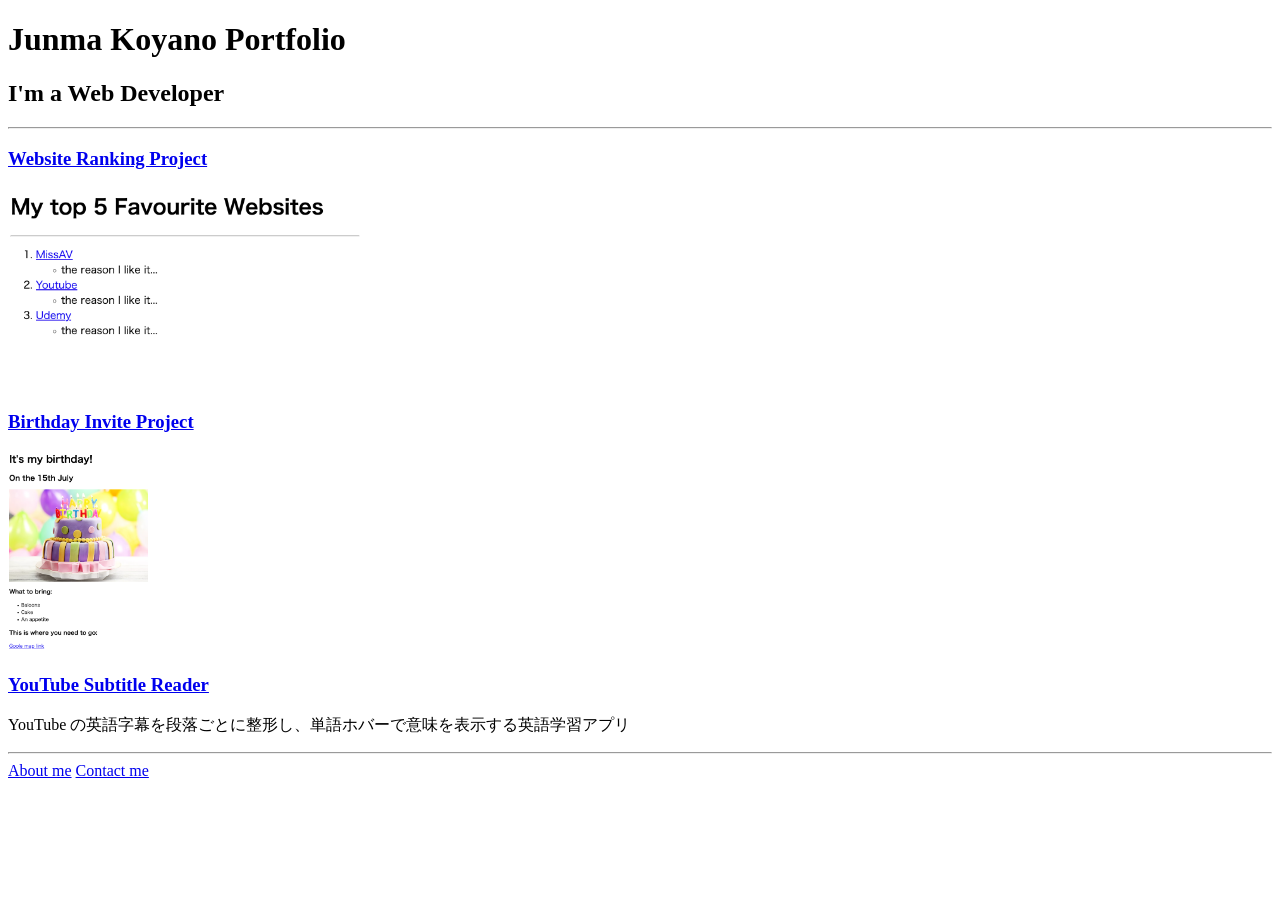
<file: index.html>
<!-- TODO 1: Create the HTML Boilerplate -->
<!DOCTYPE html>
<html lang="en">
<head>
    <meta charset="UTF-8">
    <title>Junma's Website</title>
</head>

<body>
    
<!-- TODO 2: Add Your previous projects' HTML into the public folder -->

<!-- TODO 3: Take screenshots of your project previews and add the images to the images folder -->

<!-- TODO 4: Add titles/subtitles etc. -->
<h1>Junma Koyano Portfolio</h1>
<h2>I'm a Web Developer</h2>
<hr />
<h3><a href="./public/website-ranking.html">Website Ranking Project</a></h3>
<img src="./assets/images/website-ranking.png" alt="image of website-ranking project" height="200" />

<h3><a href="./public/birthday-invite.html">Birthday Invite Project</a></h3>
<img src="./assets/images/birthday-invite2.png" alt="image of birthday invite project" height="200" />

<h3><a href="./youtube-subtitle-app/index.html">YouTube Subtitle Reader</a></h3>
<p>YouTube の英語字幕を段落ごとに整形し、単語ホバーで意味を表示する英語学習アプリ</p>

<hr />
<a href="./public/about.html">About me</a>
<a href="./public/contact.html">Contact me</a>

<!-- TODO 5: Add a link to the project pages -->

<!-- TODO 6: Add images to show the project previews
HINT for TODO 6: You can use the height attribute set to 200 to make the image smaller:
https://developer.mozilla.org/en-US/docs/Web/HTML/Element/img#attr-height -->

<!-- TODO 7: Add the Contact Me and About Me page links -->

</body>
</html>
</file>
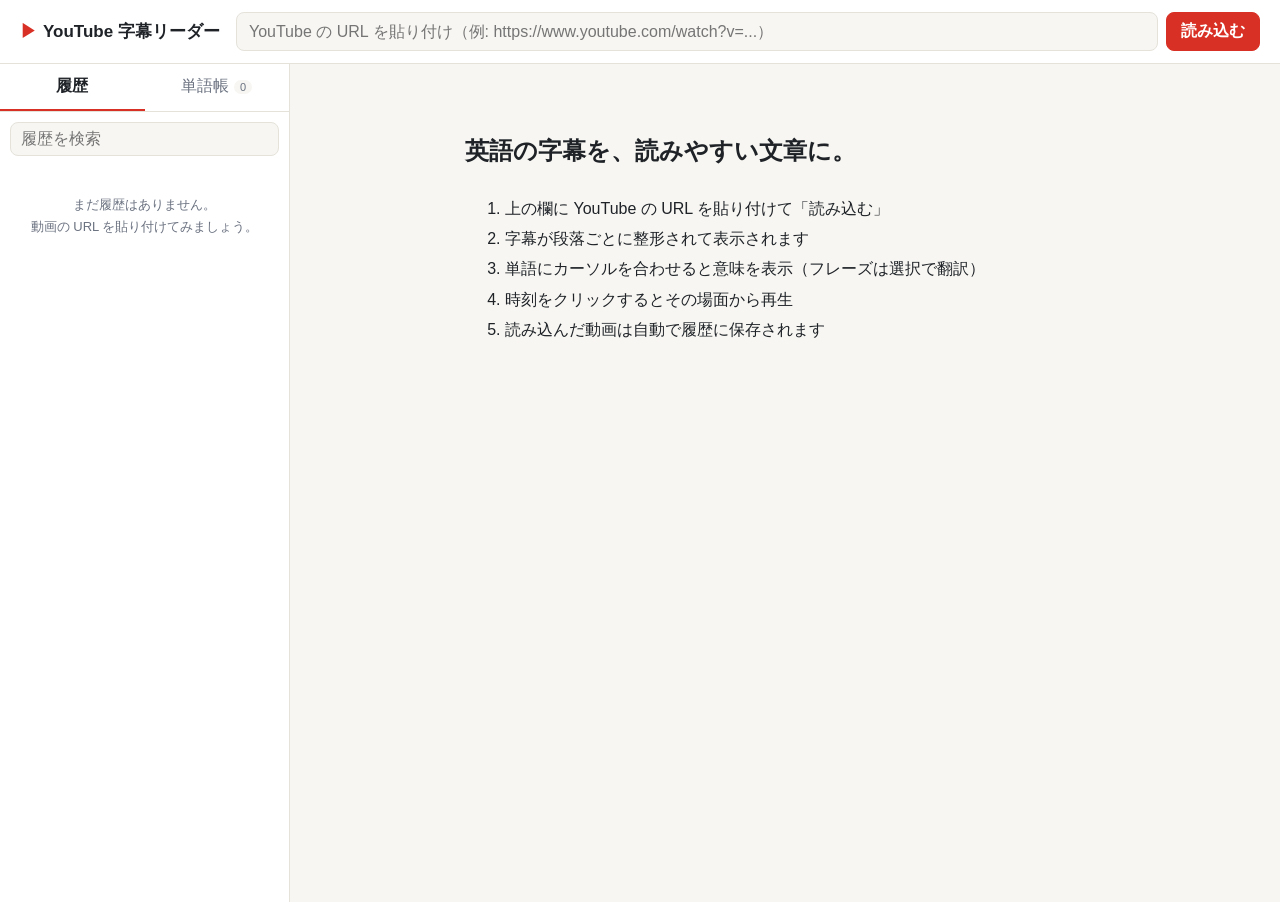
<file: youtube-subtitle-app/index.html>
<!DOCTYPE html>
<html lang="ja">
<head>
  <meta charset="UTF-8">
  <meta name="viewport" content="width=device-width, initial-scale=1">
  <title>YouTube 字幕リーダー</title>
  <link rel="stylesheet" href="style.css">
</head>
<body>
  <header class="topbar">
    <h1 class="logo">YouTube 字幕リーダー</h1>
    <form id="url-form" class="url-form">
      <input id="url-input" type="text" placeholder="YouTube の URL を貼り付け（例: https://www.youtube.com/watch?v=...）" autocomplete="off">
      <button type="submit" class="btn primary">読み込む</button>
    </form>
    <button id="menu-btn" class="btn icon-btn" aria-label="履歴と単語帳">☰</button>
  </header>

  <div class="layout">
    <aside id="sidebar" class="sidebar">
      <div class="tabs">
        <button class="tab active" data-tab="history">履歴</button>
        <button class="tab" data-tab="words">単語帳 <span id="word-count" class="badge">0</span></button>
      </div>
      <div id="tab-history" class="tab-panel">
        <input id="history-search" class="search" type="search" placeholder="履歴を検索">
        <ul id="history-list" class="list"></ul>
        <p id="history-empty" class="empty">まだ履歴はありません。<br>動画の URL を貼り付けてみましょう。</p>
      </div>
      <div id="tab-words" class="tab-panel" hidden>
        <ul id="word-list" class="list"></ul>
        <p id="words-empty" class="empty">単語にカーソルを合わせて<br>「★ 保存」すると、ここに溜まります。</p>
      </div>
    </aside>

    <main class="main">
      <section id="welcome" class="welcome">
        <h2>英語の字幕を、読みやすい文章に。</h2>
        <ol>
          <li>上の欄に YouTube の URL を貼り付けて「読み込む」</li>
          <li>字幕が段落ごとに整形されて表示されます</li>
          <li>単語にカーソルを合わせると意味を表示（フレーズは選択で翻訳）</li>
          <li>時刻をクリックするとその場面から再生</li>
          <li>読み込んだ動画は自動で履歴に保存されます</li>
        </ol>
      </section>

      <section id="paste-box" class="paste-box" hidden>
        <p id="paste-reason" class="paste-reason"></p>
        <details>
          <summary>字幕テキストを貼り付けて整形する</summary>
          <p class="hint">YouTube の動画ページで「…」→「文字起こしを表示」を開き、全文をコピーして貼り付けてください（タイムスタンプ付きのままでOK）。</p>
          <textarea id="paste-input" rows="8" placeholder="0:00&#10;Hello everyone, welcome back to the channel..."></textarea>
          <button id="paste-btn" class="btn primary">この字幕で整形する</button>
        </details>
      </section>

      <section id="viewer" class="viewer" hidden>
        <div class="player-col">
          <div class="player-wrap"><div id="player"></div></div>
          <div class="video-meta">
            <h2 id="video-title"></h2>
            <p id="video-info" class="muted"></p>
          </div>
          <div class="controls">
            <label>文字サイズ <input id="font-size" type="range" min="14" max="28" step="1"></label>
            <label><input id="follow-toggle" type="checkbox" checked> 再生位置を追う</label>
            <button id="copy-btn" class="btn">全文コピー</button>
          </div>
        </div>
        <article id="transcript" class="transcript"></article>
      </section>
    </main>
  </div>

  <div id="popup" class="popup" hidden></div>
  <div id="toast" class="toast" hidden></div>

  <script src="https://www.youtube.com/iframe_api" async></script>
  <script src="app.js"></script>
</body>
</html>
</file>
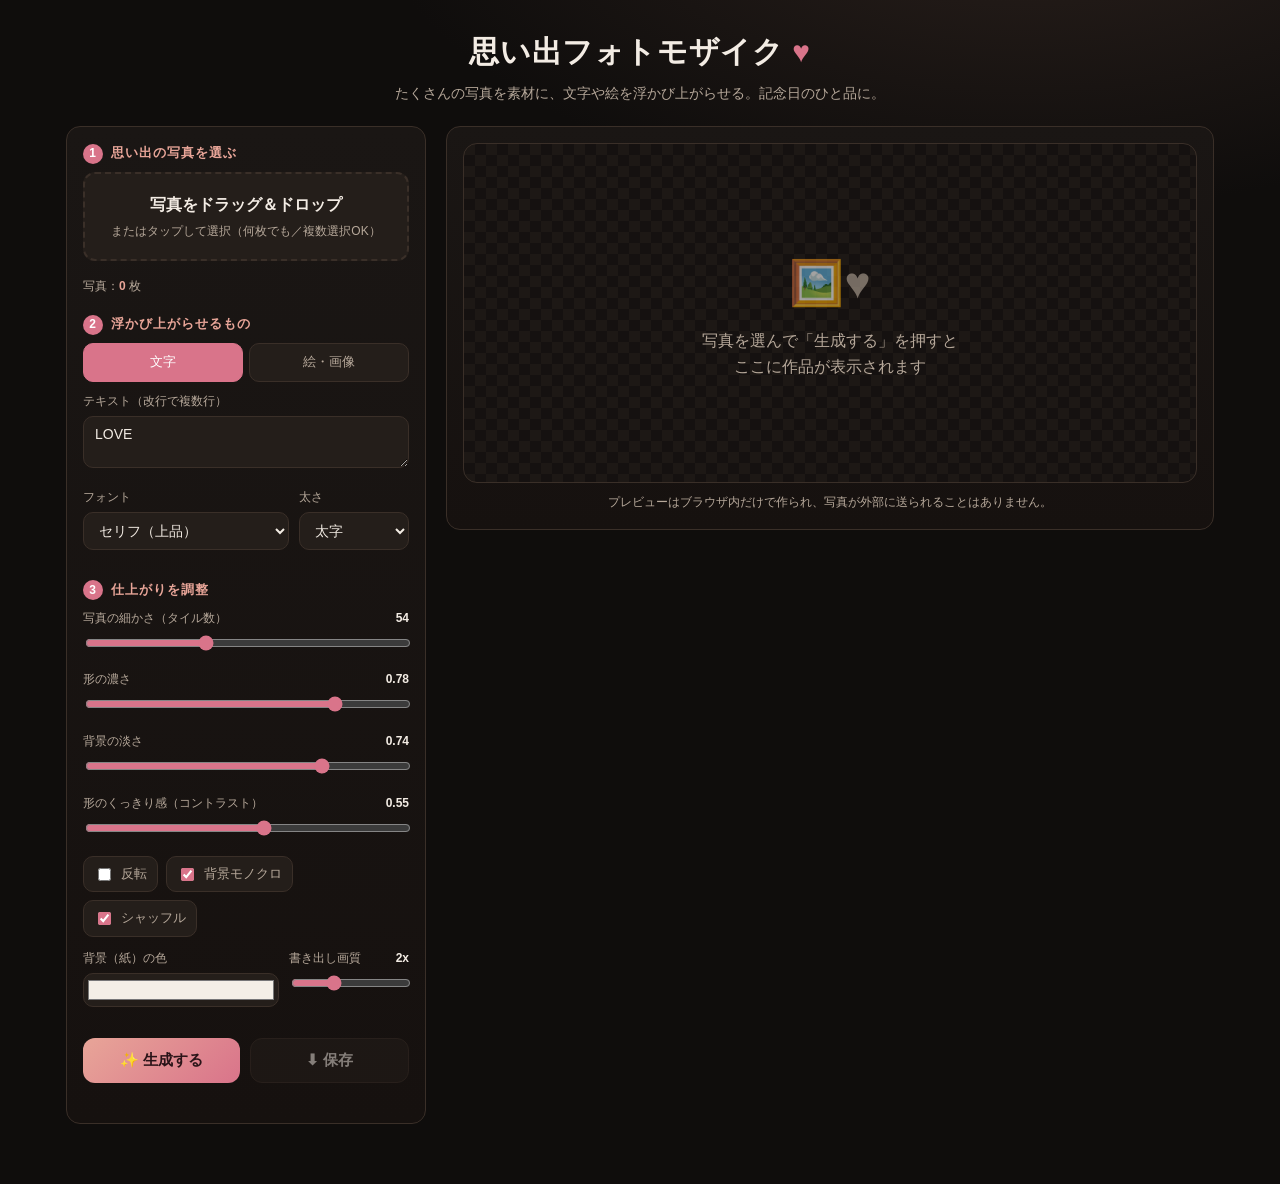
<file: photo-art.html>
<!DOCTYPE html>
<html lang="ja">
<head>
<meta charset="UTF-8">
<meta name="viewport" content="width=device-width, initial-scale=1.0">
<title>思い出フォトモザイク｜写真で文字や絵を描く</title>
<style>
  :root{
    --bg:#0f0d0c;
    --panel:#1a1614;
    --panel2:#241e1a;
    --line:#3a2f28;
    --text:#f3ece4;
    --muted:#b6a89a;
    --accent:#e8a598;
    --accent2:#d9748a;
    --radius:14px;
  }
  *{box-sizing:border-box}
  html,body{margin:0;padding:0}
  body{
    background:radial-gradient(1200px 600px at 80% -10%, #2a201c 0%, var(--bg) 55%);
    color:var(--text);
    font-family:-apple-system,BlinkMacSystemFont,"Segoe UI","Hiragino Kaku Gothic ProN","Yu Gothic",Meiryo,sans-serif;
    line-height:1.6;
    min-height:100vh;
  }
  header{
    text-align:center;
    padding:28px 16px 8px;
  }
  header h1{
    font-size:clamp(20px,4.5vw,30px);
    margin:0 0 6px;
    letter-spacing:.02em;
  }
  header h1 .heart{color:var(--accent2)}
  header p{margin:0;color:var(--muted);font-size:14px}
  .wrap{
    max-width:1180px;margin:0 auto;padding:14px 16px 60px;
    display:grid;grid-template-columns:360px 1fr;gap:20px;align-items:start;
  }
  @media (max-width:860px){ .wrap{grid-template-columns:1fr} }

  .panel{
    background:linear-gradient(180deg,var(--panel) 0%, #16110f 100%);
    border:1px solid var(--line);
    border-radius:var(--radius);
    padding:16px;
  }
  .controls{position:sticky;top:12px}
  @media (max-width:860px){ .controls{position:static} }

  .step{margin-bottom:18px}
  .step:last-child{margin-bottom:0}
  .step h2{
    font-size:13px;margin:0 0 8px;color:var(--accent);
    text-transform:uppercase;letter-spacing:.08em;font-weight:700;
    display:flex;align-items:center;gap:8px;
  }
  .step h2 .num{
    display:inline-flex;align-items:center;justify-content:center;
    width:20px;height:20px;border-radius:50%;background:var(--accent2);color:#fff;
    font-size:12px;font-weight:700;
  }

  .drop{
    border:2px dashed var(--line);border-radius:12px;padding:18px 12px;text-align:center;
    color:var(--muted);cursor:pointer;transition:.15s;background:var(--panel2);
  }
  .drop:hover,.drop.drag{border-color:var(--accent);color:var(--text);background:#2c231e}
  .drop strong{color:var(--text)}
  .drop small{display:block;margin-top:4px;font-size:12px}

  .thumbs{display:flex;flex-wrap:wrap;gap:5px;margin-top:10px;max-height:120px;overflow:auto}
  .thumbs img{width:40px;height:40px;object-fit:cover;border-radius:6px;border:1px solid var(--line)}
  .count{font-size:12px;color:var(--muted);margin-top:6px}
  .count b{color:var(--accent)}

  .tabs{display:flex;gap:6px;margin-bottom:10px}
  .tab{
    flex:1;padding:8px;border:1px solid var(--line);border-radius:10px;background:var(--panel2);
    color:var(--muted);cursor:pointer;text-align:center;font-size:13px;transition:.15s;
  }
  .tab.active{background:var(--accent2);color:#fff;border-color:var(--accent2)}

  label.field{display:block;margin-bottom:12px}
  label.field .lab{display:flex;justify-content:space-between;font-size:12px;color:var(--muted);margin-bottom:5px}
  label.field .lab b{color:var(--text);font-variant-numeric:tabular-nums}
  input[type=text],textarea,select{
    width:100%;background:var(--panel2);border:1px solid var(--line);color:var(--text);
    border-radius:10px;padding:9px 11px;font-size:14px;font-family:inherit;
  }
  textarea{resize:vertical;min-height:52px}
  input[type=range]{width:100%;accent-color:var(--accent2)}
  input[type=color]{width:100%;height:34px;background:var(--panel2);border:1px solid var(--line);border-radius:10px;padding:2px;cursor:pointer}

  .row{display:flex;gap:10px}
  .row>*{flex:1}

  .toggles{display:flex;flex-wrap:wrap;gap:8px}
  .toggle{
    display:flex;align-items:center;gap:7px;font-size:13px;color:var(--muted);
    background:var(--panel2);border:1px solid var(--line);border-radius:10px;padding:7px 10px;cursor:pointer;
  }
  .toggle input{accent-color:var(--accent2)}

  .btns{display:flex;gap:10px;margin-top:6px}
  button.act{
    flex:1;padding:12px;border:none;border-radius:12px;font-size:15px;font-weight:700;cursor:pointer;
    font-family:inherit;transition:.15s;
  }
  button.primary{background:linear-gradient(135deg,var(--accent),var(--accent2));color:#2a1418}
  button.primary:hover{filter:brightness(1.08)}
  button.ghost{background:var(--panel2);color:var(--text);border:1px solid var(--line)}
  button.ghost:hover{border-color:var(--accent)}
  button:disabled{opacity:.5;cursor:not-allowed}

  .stage{
    background:
      linear-gradient(45deg,#151110 25%,transparent 25%,transparent 75%,#151110 75%),
      linear-gradient(45deg,#151110 25%,#1d1815 25%,#1d1815 75%,#151110 75%);
    background-size:22px 22px;background-position:0 0,11px 11px;
    border:1px solid var(--line);border-radius:var(--radius);
    padding:14px;min-height:340px;display:flex;align-items:center;justify-content:center;
  }
  .stage canvas{max-width:100%;height:auto;border-radius:8px;box-shadow:0 10px 40px rgba(0,0,0,.45)}
  .placeholder{color:var(--muted);text-align:center;padding:40px 20px}
  .placeholder .big{font-size:44px;margin-bottom:10px;opacity:.6}
  .hint{font-size:12px;color:var(--muted);margin-top:10px;text-align:center}
  .busy{color:var(--accent);font-size:13px;margin-top:8px;text-align:center;height:16px}
</style>
</head>
<body>
<header>
  <h1>思い出フォトモザイク <span class="heart">♥</span></h1>
  <p>たくさんの写真を素材に、文字や絵を浮かび上がらせる。記念日のひと品に。</p>
</header>

<div class="wrap">
  <!-- 左：操作パネル -->
  <div class="panel controls">
    <!-- STEP 1 写真 -->
    <div class="step">
      <h2><span class="num">1</span>思い出の写真を選ぶ</h2>
      <div class="drop" id="drop">
        <strong>写真をドラッグ＆ドロップ</strong>
        <small>またはタップして選択（何枚でも／複数選択OK）</small>
      </div>
      <input type="file" id="photoInput" accept="image/*" multiple hidden>
      <div class="thumbs" id="thumbs"></div>
      <div class="count" id="count">写真：<b>0</b> 枚</div>
    </div>

    <!-- STEP 2 浮かび上がらせるもの -->
    <div class="step">
      <h2><span class="num">2</span>浮かび上がらせるもの</h2>
      <div class="tabs">
        <div class="tab active" data-mode="text">文字</div>
        <div class="tab" data-mode="image">絵・画像</div>
      </div>

      <div id="textPane">
        <label class="field">
          <span class="lab">テキスト（改行で複数行）</span>
          <textarea id="text" placeholder="LOVE&#10;2024.10.20">LOVE</textarea>
        </label>
        <div class="row">
          <label class="field">
            <span class="lab">フォント</span>
            <select id="font">
              <option value="Georgia, 'Times New Roman', serif">セリフ（上品）</option>
              <option value="'Hiragino Kaku Gothic ProN','Yu Gothic',Meiryo,sans-serif">ゴシック（太字向き）</option>
              <option value="'Brush Script MT','Segoe Script',cursive">筆記体</option>
              <option value="Impact,'Arial Black',sans-serif">極太</option>
            </select>
          </label>
          <label class="field" style="max-width:110px">
            <span class="lab">太さ</span>
            <select id="weight">
              <option value="400">標準</option>
              <option value="700" selected>太字</option>
              <option value="900">極太</option>
            </select>
          </label>
        </div>
      </div>

      <div id="imagePane" style="display:none">
        <div class="drop" id="targetDrop">
          <strong>下絵をアップロード</strong>
          <small>ハート・シルエット・手描きの絵など（黒い部分が浮かび上がる）</small>
        </div>
        <input type="file" id="targetInput" accept="image/*" hidden>
        <div class="count" id="targetName" style="margin-top:8px">画像：<b>未選択</b></div>
        <label class="toggle" style="margin-top:8px">
          <input type="checkbox" id="targetInvert"> 明暗を反転（明るい部分を浮かせる）
        </label>
      </div>
    </div>

    <!-- STEP 3 調整 -->
    <div class="step">
      <h2><span class="num">3</span>仕上がりを調整</h2>
      <label class="field">
        <span class="lab">写真の細かさ（タイル数） <b id="colsV">54</b></span>
        <input type="range" id="cols" min="16" max="120" value="54">
      </label>
      <label class="field">
        <span class="lab">形の濃さ <b id="darkV">0.78</b></span>
        <input type="range" id="dark" min="0" max="1" step="0.01" value="0.78">
      </label>
      <label class="field">
        <span class="lab">背景の淡さ <b id="fadeV">0.74</b></span>
        <input type="range" id="fade" min="0" max="1" step="0.01" value="0.74">
      </label>
      <label class="field">
        <span class="lab">形のくっきり感（コントラスト） <b id="edgeV">0.55</b></span>
        <input type="range" id="edge" min="0" max="1" step="0.01" value="0.55">
      </label>

      <div class="toggles" style="margin-bottom:12px">
        <label class="toggle"><input type="checkbox" id="invert"> 反転</label>
        <label class="toggle"><input type="checkbox" id="bgMono" checked> 背景モノクロ</label>
        <label class="toggle"><input type="checkbox" id="shuffle" checked> シャッフル</label>
      </div>

      <div class="row">
        <label class="field">
          <span class="lab">背景（紙）の色</span>
          <input type="color" id="paper" value="#f4efe6">
        </label>
        <label class="field" style="max-width:120px">
          <span class="lab">書き出し画質 <b id="scaleV">2x</b></span>
          <input type="range" id="scale" min="1" max="4" step="1" value="2">
        </label>
      </div>
    </div>

    <div class="btns">
      <button class="act primary" id="gen">✨ 生成する</button>
      <button class="act ghost" id="download" disabled>⬇ 保存</button>
    </div>
    <div class="busy" id="busy"></div>
  </div>

  <!-- 右：プレビュー -->
  <div class="panel">
    <div class="stage" id="stage">
      <div class="placeholder" id="placeholder">
        <div class="big">🖼️♥</div>
        写真を選んで「生成する」を押すと<br>ここに作品が表示されます
      </div>
      <canvas id="canvas" style="display:none"></canvas>
    </div>
    <div class="hint">プレビューはブラウザ内だけで作られ、写真が外部に送られることはありません。</div>
  </div>
</div>

<script>
(function(){
  "use strict";
  const $ = id => document.getElementById(id);

  // ---- 状態 ----
  const photos = [];      // {img, aspect}
  let targetImg = null;   // 下絵画像
  let inputMode = "text";
  let rafPending = false;

  // ---- 写真の読み込み ----
  const drop = $("drop"), photoInput = $("photoInput");
  drop.addEventListener("click", () => photoInput.click());
  ;["dragover","dragenter"].forEach(e=>drop.addEventListener(e,ev=>{ev.preventDefault();drop.classList.add("drag");}));
  ;["dragleave","drop"].forEach(e=>drop.addEventListener(e,ev=>{ev.preventDefault();drop.classList.remove("drag");}));
  drop.addEventListener("drop", ev => addPhotos(ev.dataTransfer.files));
  photoInput.addEventListener("change", ev => addPhotos(ev.target.files));

  function addPhotos(fileList){
    const files = [...fileList].filter(f => f.type.startsWith("image/"));
    if(!files.length) return;
    let remaining = files.length;
    files.forEach(file => {
      const url = URL.createObjectURL(file);
      const img = new Image();
      img.onload = () => {
        photos.push({img, aspect: img.width/img.height});
        const t = document.createElement("img");
        t.src = url;
        $("thumbs").appendChild(t);
        $("count").innerHTML = "写真：<b>"+photos.length+"</b> 枚";
        if(--remaining===0) scheduleRender();
      };
      img.onerror = () => { if(--remaining===0) scheduleRender(); };
      img.src = url;
    });
  }

  // ---- タブ切り替え ----
  document.querySelectorAll(".tab").forEach(tab => {
    tab.addEventListener("click", () => {
      document.querySelectorAll(".tab").forEach(t=>t.classList.remove("active"));
      tab.classList.add("active");
      inputMode = tab.dataset.mode;
      $("textPane").style.display  = inputMode==="text"  ? "" : "none";
      $("imagePane").style.display = inputMode==="image" ? "" : "none";
      scheduleRender();
    });
  });

  // ---- 下絵の読み込み ----
  const targetDrop = $("targetDrop"), targetInput = $("targetInput");
  targetDrop.addEventListener("click", () => targetInput.click());
  ;["dragover","dragenter"].forEach(e=>targetDrop.addEventListener(e,ev=>{ev.preventDefault();targetDrop.classList.add("drag");}));
  ;["dragleave","drop"].forEach(e=>targetDrop.addEventListener(e,ev=>{ev.preventDefault();targetDrop.classList.remove("drag");}));
  targetDrop.addEventListener("drop", ev => loadTarget(ev.dataTransfer.files[0]));
  targetInput.addEventListener("change", ev => loadTarget(ev.target.files[0]));
  function loadTarget(file){
    if(!file || !file.type.startsWith("image/")) return;
    const img = new Image();
    img.onload = () => { targetImg = img; $("targetName").innerHTML = "画像：<b>読み込み済み</b>"; scheduleRender(); };
    img.src = URL.createObjectURL(file);
  }

  // ---- スライダー値の表示同期 ----
  const sync = (id, el, fmt) => { const v=$(id); const upd=()=>{el.textContent=fmt(v.value);}; v.addEventListener("input",()=>{upd();scheduleRender();}); upd(); };
  sync("cols",  $("colsV"),  v=>v);
  sync("dark",  $("darkV"),  v=>(+v).toFixed(2));
  sync("fade",  $("fadeV"),  v=>(+v).toFixed(2));
  sync("edge",  $("edgeV"),  v=>(+v).toFixed(2));
  sync("scale", $("scaleV"), v=>v+"x");
  ["text","font","weight","invert","bgMono","shuffle","paper","targetInvert"].forEach(id=>{
    $(id).addEventListener("input", scheduleRender);
    $(id).addEventListener("change", scheduleRender);
  });

  $("gen").addEventListener("click", () => render(true));
  $("download").addEventListener("click", downloadImage);

  function scheduleRender(){
    // 素材があるときは自動で軽くプレビュー更新
    if(rafPending) return;
    rafPending = true;
    requestAnimationFrame(() => { rafPending = false; if(photos.length) render(false); });
  }

  // ---- ユーティリティ：正方形カバー描画 ----
  function drawCover(ctx, img, dx, dy, size){
    const iw=img.width, ih=img.height;
    let s = Math.min(iw, ih);
    let sx=(iw-s)/2, sy=(ih-s)/2;
    ctx.drawImage(img, sx, sy, s, s, dx, dy, size, size);
  }

  // ---- 下絵マスクの生成（cols×rows、値0..1：1=形の部分）----
  function buildMask(cols){
    // 出力アスペクトを決める
    let aspect; // width/height
    if(inputMode==="image" && targetImg){
      aspect = targetImg.width/targetImg.height;
    } else {
      const lines = ($("text").value || "LOVE").split("\n").filter(l=>l.length);
      const maxLen = Math.max(1, ...lines.map(l=>l.length));
      // 文字数と行数からだいたいの比率を推定
      aspect = Math.max(0.6, Math.min(3.2, (maxLen*0.62)/(lines.length||1)));
    }
    let rows = Math.max(8, Math.round(cols/aspect));

    const S = 4; // スーパーサンプル
    const big = document.createElement("canvas");
    big.width = cols*S; big.height = rows*S;
    const bx = big.getContext("2d");
    bx.fillStyle = "#fff"; bx.fillRect(0,0,big.width,big.height);
    bx.fillStyle = "#000";

    if(inputMode==="image" && targetImg){
      // 画像を内側にフィットで描く（余白は白＝背景）
      const iw=targetImg.width, ih=targetImg.height;
      const scale = Math.min(big.width/iw, big.height/ih);
      const w=iw*scale, h=ih*scale, ox=(big.width-w)/2, oy=(big.height-h)/2;
      bx.drawImage(targetImg, ox, oy, w, h);
    } else {
      const text = ($("text").value || "LOVE");
      const lines = text.split("\n").filter(l=>l.length) ;
      const n = lines.length || 1;
      const padX = big.width*0.08, padY = big.height*0.10;
      const availW = big.width - padX*2;
      const availH = big.height - padY*2;
      const lineH = availH / n;
      bx.textAlign = "center";
      bx.textBaseline = "middle";
      const family = $("font").value;
      const weight = $("weight").value;
      lines.forEach((line, i) => {
        // 各行を幅に合わせてフォントサイズ決定
        let fs = lineH*0.92;
        bx.font = `${weight} ${fs}px ${family}`;
        let w = bx.measureText(line).width;
        if(w > availW){ fs *= availW/w; bx.font = `${weight} ${fs}px ${family}`; }
        const y = padY + lineH*(i+0.5);
        bx.fillText(line, big.width/2, y);
      });
    }

    // cols×rows へ縮小平均
    const small = document.createElement("canvas");
    small.width=cols; small.height=rows;
    const sx = small.getContext("2d");
    sx.imageSmoothingEnabled = true;
    sx.drawImage(big, 0, 0, cols, rows);
    const data = sx.getImageData(0,0,cols,rows).data;

    const mask = new Float32Array(cols*rows);
    for(let i=0;i<cols*rows;i++){
      const r=data[i*4], g=data[i*4+1], b=data[i*4+2];
      const lum = (0.299*r+0.587*g+0.114*b)/255; // 1=白=背景, 0=黒=形
      mask[i] = 1-lum; // 1=形
    }
    return {mask, cols, rows};
  }

  // コントラスト調整（0.5中心のスムーズステップ強度）
  function applyContrast(m, edge){
    if(edge<=0) return m;
    // edge 0..1 -> 傾き。smoothstep 状に中心を引き締める
    const k = 1 + edge*6;
    const x = (m-0.5)*k + 0.5;
    return Math.max(0, Math.min(1, x));
  }

  // ---- メイン描画 ----
  function render(force){
    const canvas = $("canvas"), placeholder = $("placeholder");
    if(!photos.length){
      canvas.style.display="none"; placeholder.style.display="";
      $("download").disabled = true;
      return;
    }
    $("busy").textContent = "生成中…";

    // 少し遅延させてUIを更新
    setTimeout(() => {
      const cols = +$("cols").value;
      const {mask, rows} = buildMask(cols);
      const scale = force ? (+$("scale").value) : 1; // プレビューは等倍で軽く
      const cell = Math.max(6, Math.round((force?18:14) * scale / (force?1:1)));
      // 実セルサイズ：書き出し時は scale を反映して大きく
      const cellSize = force ? 16*scale : 14;

      canvas.width  = cols*cellSize;
      canvas.height = rows*cellSize;
      const ctx = canvas.getContext("2d");
      ctx.imageSmoothingEnabled = true;

      const paper = $("paper").value;
      ctx.fillStyle = paper;
      ctx.fillRect(0,0,canvas.width,canvas.height);

      const dark = +$("dark").value;
      const fade = +$("fade").value;
      const edge = +$("edge").value;
      const invert = $("invert").checked;
      const bgMono = $("bgMono").checked;
      const doShuffle = $("shuffle").checked;

      // 写真の割り当て順
      const order = [];
      for(let i=0;i<cols*rows;i++) order.push(i % photos.length);
      if(doShuffle){
        for(let i=order.length-1;i>0;i--){ const j=(Math.random()*(i+1))|0; [order[i],order[j]]=[order[j],order[i]]; }
      }

      const paperRGB = hexToRgb(paper);

      for(let r=0;r<rows;r++){
        for(let c=0;c<cols;c++){
          const idx = r*cols+c;
          let m = mask[idx];
          if(invert) m = 1-m;
          m = applyContrast(m, edge);

          const dx = c*cellSize, dy = r*cellSize;
          const photo = photos[order[idx]].img;

          // 背景セルはモノクロ（形の部分ほど彩度を残す）
          if(bgMono){
            const gray = Math.round((1-m)*100); // 形=0%,背景=100%グレースケール
            ctx.filter = `grayscale(${gray}%)`;
          }
          drawCover(ctx, photo, dx, dy, cellSize);
          ctx.filter = "none";

          // 形の部分：黒を重ねて濃くする
          const aDark = m*dark;
          if(aDark>0.001){
            ctx.fillStyle = `rgba(0,0,0,${aDark})`;
            ctx.fillRect(dx,dy,cellSize,cellSize);
          }
          // 背景部分：紙色を重ねて淡くする
          const aFade = (1-m)*fade;
          if(aFade>0.001){
            ctx.fillStyle = `rgba(${paperRGB.r},${paperRGB.g},${paperRGB.b},${aFade})`;
            ctx.fillRect(dx,dy,cellSize,cellSize);
          }
        }
      }

      canvas.style.display="";
      placeholder.style.display="none";
      $("download").disabled = false;
      $("busy").textContent = force ? "完成しました ♥" : "";
      if(force) setTimeout(()=>{$("busy").textContent="";}, 2200);
    }, 15);
  }

  function hexToRgb(hex){
    const n = parseInt(hex.slice(1),16);
    return {r:(n>>16)&255, g:(n>>8)&255, b:n&255};
  }

  function downloadImage(){
    // 保存は必ず高解像度で描き直す
    render(true);
    setTimeout(() => {
      const a = document.createElement("a");
      a.download = "photo-mosaic.png";
      a.href = $("canvas").toDataURL("image/png");
      a.click();
    }, 120);
  }
})();
</script>
</body>
</html>
</file>
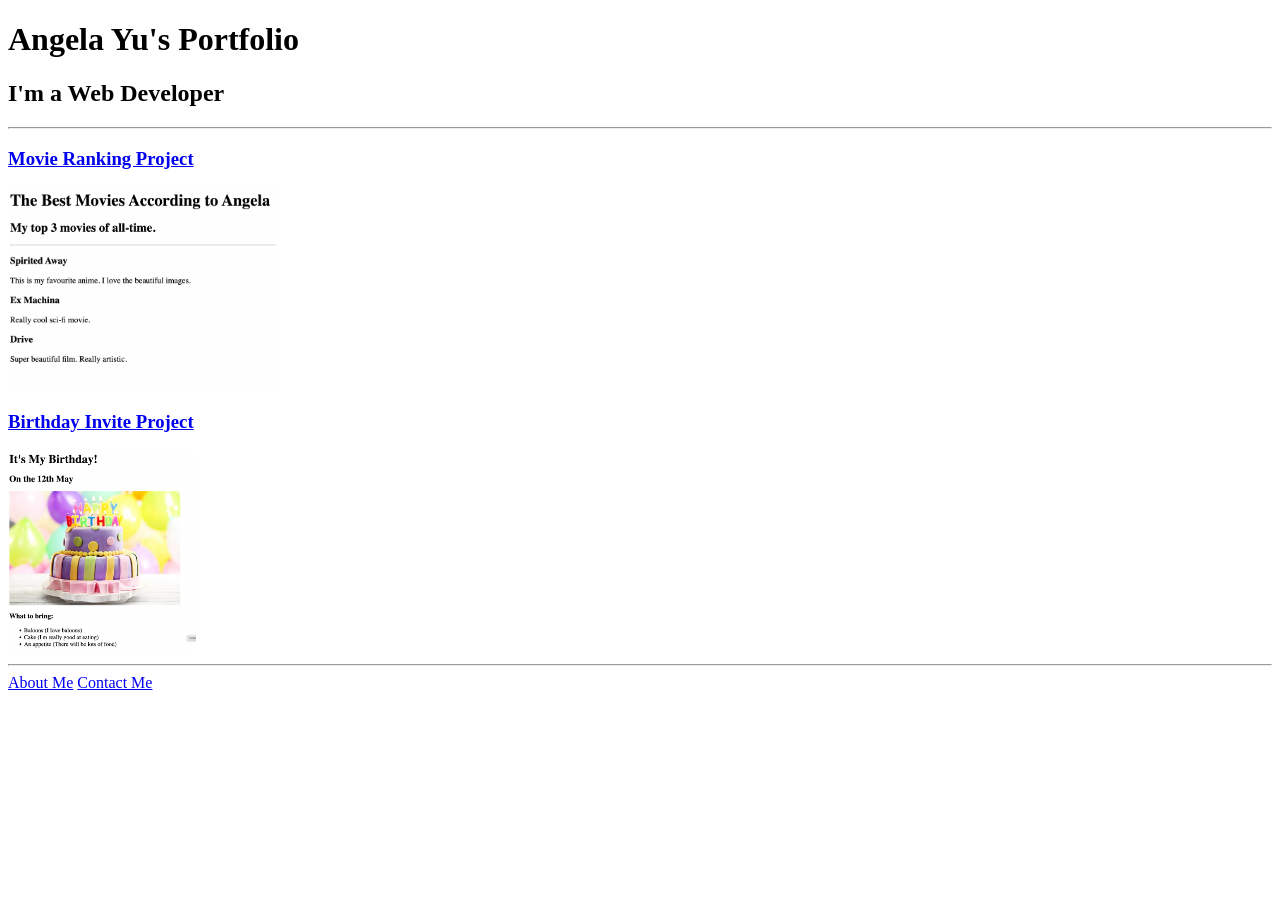
<file: solution.html>
<!DOCTYPE html>
<html lang="en">

<head>
  <meta charset="UTF-8">
  <title>Angela's Portfolio</title>
</head>

<body>
  <h1>Angela Yu's Portfolio</h1>
  <h2>I'm a Web Developer</h2>
  <hr />
  <h3><a href="./public/movie-ranking.html">Movie Ranking Project</a></h3>
  <img src="./assets/images/movie-ranking.png" height="200" alt="movie ranking project preview"/>
  <h3><a href="./public/birthday-invite.html">Birthday Invite Project</a></h3>
  <img src="./assets/images/birthday-invite.png" height="200" alt="birthday invite project preview"/>
  <hr />
  <a href="./public/about.html">About Me</a>
  <a href="./public/contact.html">Contact Me</a>
</body>

</html>
</file>
<file: youtube-subtitle-app/style.css>
:root {
  --bg: #f7f6f2;
  --surface: #ffffff;
  --text: #1f2328;
  --muted: #6b7280;
  --border: #e5e2da;
  --accent: #d93025;
  --accent-soft: #fdecea;
  --hover: #fff3c4;
  --active: #fff8e1;
  --reading: 18px;
}

@media (prefers-color-scheme: dark) {
  :root {
    --bg: #16181c;
    --surface: #1f2227;
    --text: #e8e6e3;
    --muted: #9aa0a6;
    --border: #33363c;
    --accent: #ff6b5e;
    --accent-soft: #3a2422;
    --hover: #4a4220;
    --active: #2a2a1e;
  }
}

* { box-sizing: border-box; }
[hidden] { display: none !important; }

body {
  margin: 0;
  background: var(--bg);
  color: var(--text);
  font-family: -apple-system, BlinkMacSystemFont, "Hiragino Sans", "Noto Sans JP", "Segoe UI", sans-serif;
}

button, input, textarea { font: inherit; color: inherit; }

.btn {
  border: 1px solid var(--border);
  background: var(--surface);
  border-radius: 8px;
  padding: 8px 14px;
  cursor: pointer;
  white-space: nowrap;
}
.btn:hover { border-color: var(--muted); }
.btn.primary { background: var(--accent); border-color: var(--accent); color: #fff; font-weight: 600; }
.btn.primary:hover { filter: brightness(1.08); }
.btn.small { padding: 3px 8px; font-size: 13px; }
.icon-btn { display: none; font-size: 18px; padding: 6px 12px; }

/* ---------- header ---------- */
.topbar {
  position: sticky; top: 0; z-index: 10;
  display: flex; align-items: center; gap: 16px;
  padding: 12px 20px;
  background: var(--surface);
  border-bottom: 1px solid var(--border);
}
.logo { margin: 0; font-size: 17px; white-space: nowrap; }
.logo::before { content: "▶"; color: var(--accent); margin-right: 6px; }
.url-form { flex: 1; display: flex; gap: 8px; min-width: 0; }
.url-form input {
  flex: 1; min-width: 0;
  padding: 9px 12px;
  border: 1px solid var(--border);
  border-radius: 8px;
  background: var(--bg);
}

/* ---------- layout ---------- */
.layout { display: flex; min-height: calc(100vh - 62px); }

.sidebar {
  width: 290px; flex-shrink: 0;
  border-right: 1px solid var(--border);
  background: var(--surface);
  height: calc(100vh - 62px);
  position: sticky; top: 62px;
  display: flex; flex-direction: column;
}
.tabs { display: flex; border-bottom: 1px solid var(--border); }
.tab {
  flex: 1; padding: 12px; border: 0; background: none; cursor: pointer;
  color: var(--muted); border-bottom: 2px solid transparent;
}
.tab.active { color: var(--text); border-bottom-color: var(--accent); font-weight: 600; }
.badge { font-size: 11px; background: var(--bg); padding: 1px 6px; border-radius: 10px; }
.tab-panel { flex: 1; overflow-y: auto; padding: 10px; }
.search { width: 100%; padding: 7px 10px; border: 1px solid var(--border); border-radius: 8px; background: var(--bg); margin-bottom: 8px; }
.list { list-style: none; margin: 0; padding: 0; }
.empty { color: var(--muted); font-size: 13px; text-align: center; line-height: 1.7; margin-top: 30px; }

.history-item {
  display: flex; gap: 10px; padding: 8px; border-radius: 8px; cursor: pointer; position: relative;
}
.history-item:hover, .history-item.current { background: var(--bg); }
.history-item img { width: 96px; height: 54px; object-fit: cover; border-radius: 6px; flex-shrink: 0; background: var(--border); }
.history-item .h-title { font-size: 13px; line-height: 1.35; display: -webkit-box; -webkit-line-clamp: 2; -webkit-box-orient: vertical; overflow: hidden; }
.history-item .h-date { font-size: 11px; color: var(--muted); margin-top: 3px; }
.del-btn {
  position: absolute; top: 4px; right: 4px;
  border: 0; background: var(--surface); color: var(--muted);
  border-radius: 50%; width: 22px; height: 22px; cursor: pointer; display: none;
}
.history-item:hover .del-btn, .word-item:hover .del-btn { display: block; }

.word-item { padding: 8px 10px; border-bottom: 1px solid var(--border); position: relative; }
.word-item b { font-size: 15px; }
.word-item .w-ja { font-size: 13px; margin-top: 2px; }
.word-item .w-ctx { font-size: 12px; color: var(--muted); margin-top: 4px; font-style: italic; }

/* ---------- main ---------- */
.main { flex: 1; min-width: 0; padding: 24px; }
.welcome { max-width: 640px; margin: 40px auto; line-height: 1.9; }
.welcome h2 { font-size: 24px; }

.paste-box { max-width: 900px; margin: 0 auto 20px; background: var(--surface); border: 1px solid var(--border); border-radius: 12px; padding: 16px 20px; }
.paste-reason { color: var(--accent); margin-top: 0; }
.paste-box summary { cursor: pointer; font-weight: 600; }
.paste-box textarea { width: 100%; padding: 10px; border: 1px solid var(--border); border-radius: 8px; background: var(--bg); margin: 8px 0; }
.hint { font-size: 13px; color: var(--muted); }

.viewer { display: grid; grid-template-columns: minmax(320px, 42%) 1fr; gap: 28px; align-items: start; }
.player-col { position: sticky; top: 86px; }
.player-wrap { position: relative; aspect-ratio: 16 / 9; background: #000; border-radius: 12px; overflow: hidden; }
.player-wrap iframe, .player-wrap #player { position: absolute; inset: 0; width: 100%; height: 100%; }
.video-meta h2 { font-size: 17px; margin: 12px 0 4px; line-height: 1.4; }
.muted { color: var(--muted); font-size: 13px; margin: 0; }
.controls { display: flex; flex-wrap: wrap; gap: 14px; align-items: center; margin-top: 12px; font-size: 13px; color: var(--muted); }
.controls input[type="range"] { vertical-align: middle; width: 100px; }

/* ---------- transcript ---------- */
.transcript {
  background: var(--surface);
  border: 1px solid var(--border);
  border-radius: 12px;
  padding: 12px 32px 24px;
  font-family: Georgia, "Times New Roman", serif;
  font-size: var(--reading);
  line-height: 1.85;
}
.para { display: flex; gap: 16px; padding: 10px 8px; border-radius: 8px; transition: background .2s; }
.para.playing { background: var(--active); }
.para p { margin: 0; flex: 1; }
.ts {
  flex-shrink: 0; align-self: flex-start;
  margin-top: .35em;
  font-family: ui-monospace, SFMono-Regular, Menlo, monospace; font-size: 12px;
  color: var(--accent); background: var(--accent-soft);
  border: 0; border-radius: 6px; padding: 2px 7px; cursor: pointer;
}
.w { cursor: help; border-radius: 3px; }
.w:hover, .w.looking { background: var(--hover); }
.w.saved { text-decoration: underline dotted var(--accent); text-underline-offset: 4px; }

/* ---------- popup ---------- */
.popup {
  position: fixed; z-index: 50;
  width: 320px; max-height: 60vh; overflow-y: auto;
  background: var(--surface); color: var(--text);
  border: 1px solid var(--border); border-radius: 12px;
  box-shadow: 0 10px 30px rgba(0,0,0,.18);
  padding: 14px 16px;
  font-family: -apple-system, BlinkMacSystemFont, "Hiragino Sans", "Noto Sans JP", sans-serif;
  font-size: 14px; line-height: 1.55;
}
.popup .p-head { display: flex; align-items: baseline; gap: 8px; flex-wrap: wrap; }
.popup .p-word { font-size: 20px; font-weight: 700; }
.popup .p-phon { color: var(--muted); }
.popup .p-ja { font-size: 16px; margin: 6px 0 8px; font-weight: 600; }
.popup .p-pos { display: inline-block; font-size: 11px; color: var(--muted); border: 1px solid var(--border); border-radius: 4px; padding: 0 5px; margin-top: 6px; }
.popup ol { margin: 4px 0 0; padding-left: 20px; }
.popup .p-ex { color: var(--muted); font-style: italic; font-size: 13px; }
.popup .p-actions { display: flex; gap: 6px; margin-top: 10px; }
.popup .loading { color: var(--muted); }

.toast {
  position: fixed; bottom: 24px; left: 50%; transform: translateX(-50%);
  background: #222; color: #fff; padding: 10px 18px; border-radius: 8px; font-size: 14px; z-index: 60;
}

.loading-msg { text-align: center; color: var(--muted); padding: 60px 0; }

/* ---------- responsive ---------- */
@media (max-width: 1000px) {
  .viewer { grid-template-columns: 1fr; }
  .player-col { position: sticky; top: 62px; z-index: 5; background: var(--bg); padding-bottom: 8px; }
  .video-meta, .controls { display: none; }
}
@media (max-width: 760px) {
  .logo { display: none; }
  .icon-btn { display: block; }
  .topbar { padding: 10px 12px; gap: 8px; }
  .main { padding: 12px; }
  .sidebar {
    position: fixed; left: 0; top: 58px; height: calc(100vh - 58px); z-index: 20;
    transform: translateX(-100%); transition: transform .2s;
  }
  .sidebar.open { transform: none; box-shadow: 4px 0 20px rgba(0,0,0,.15); }
  .transcript { padding: 8px 12px 16px; }
  .para { gap: 8px; padding: 8px 4px; }
  .popup { width: calc(100vw - 24px); }
}
</file>
